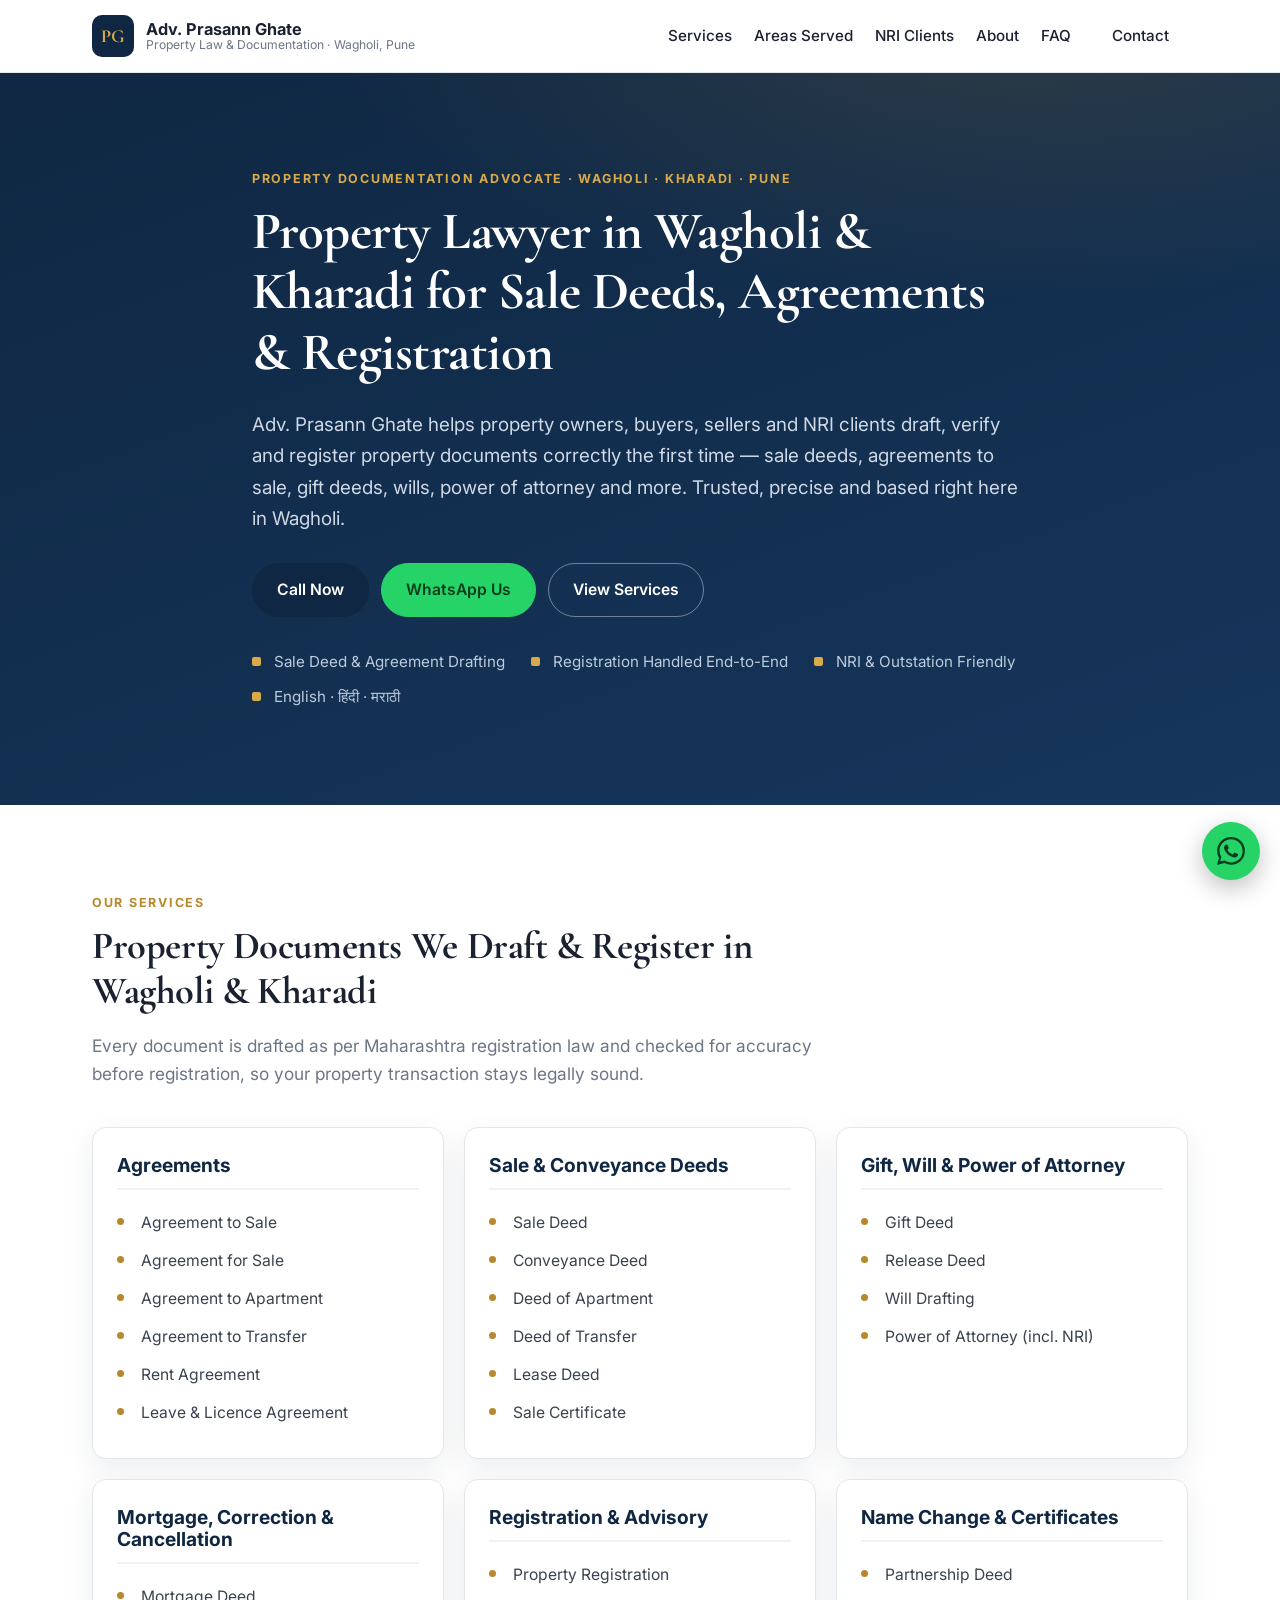
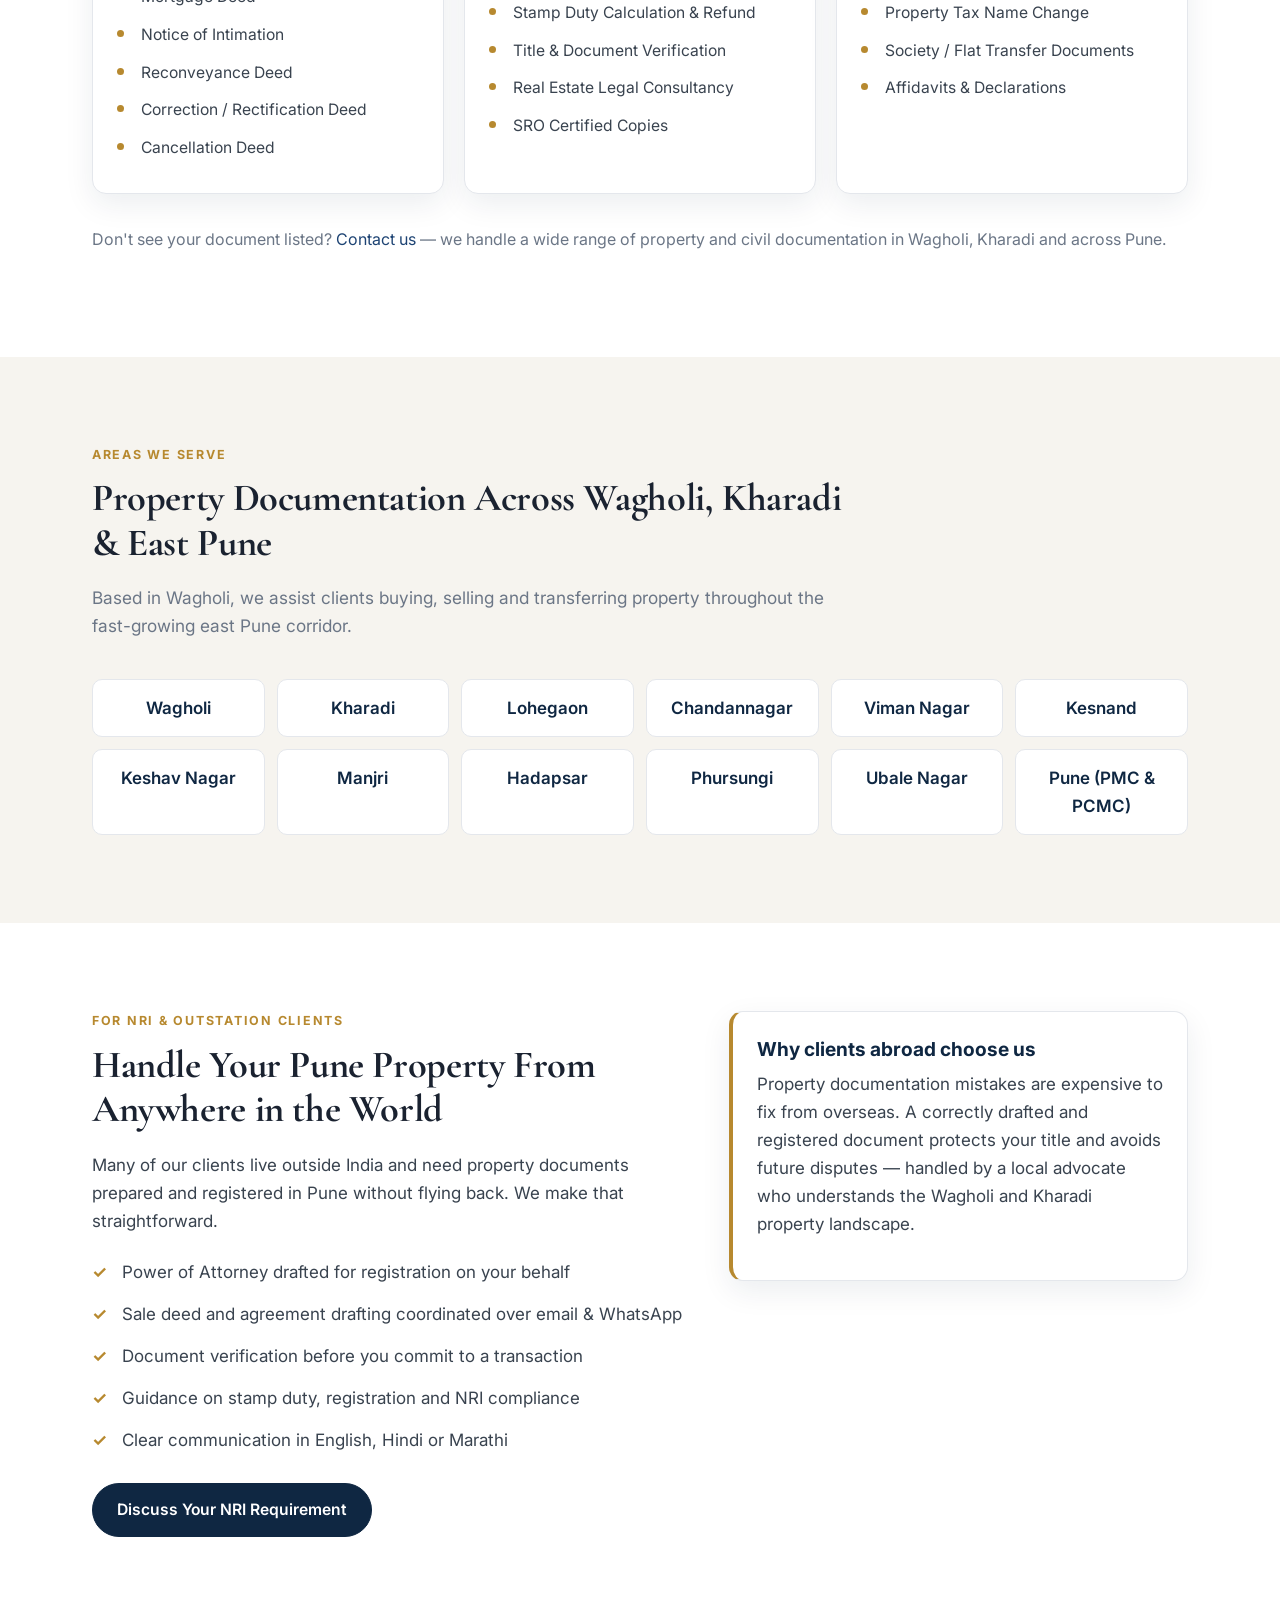
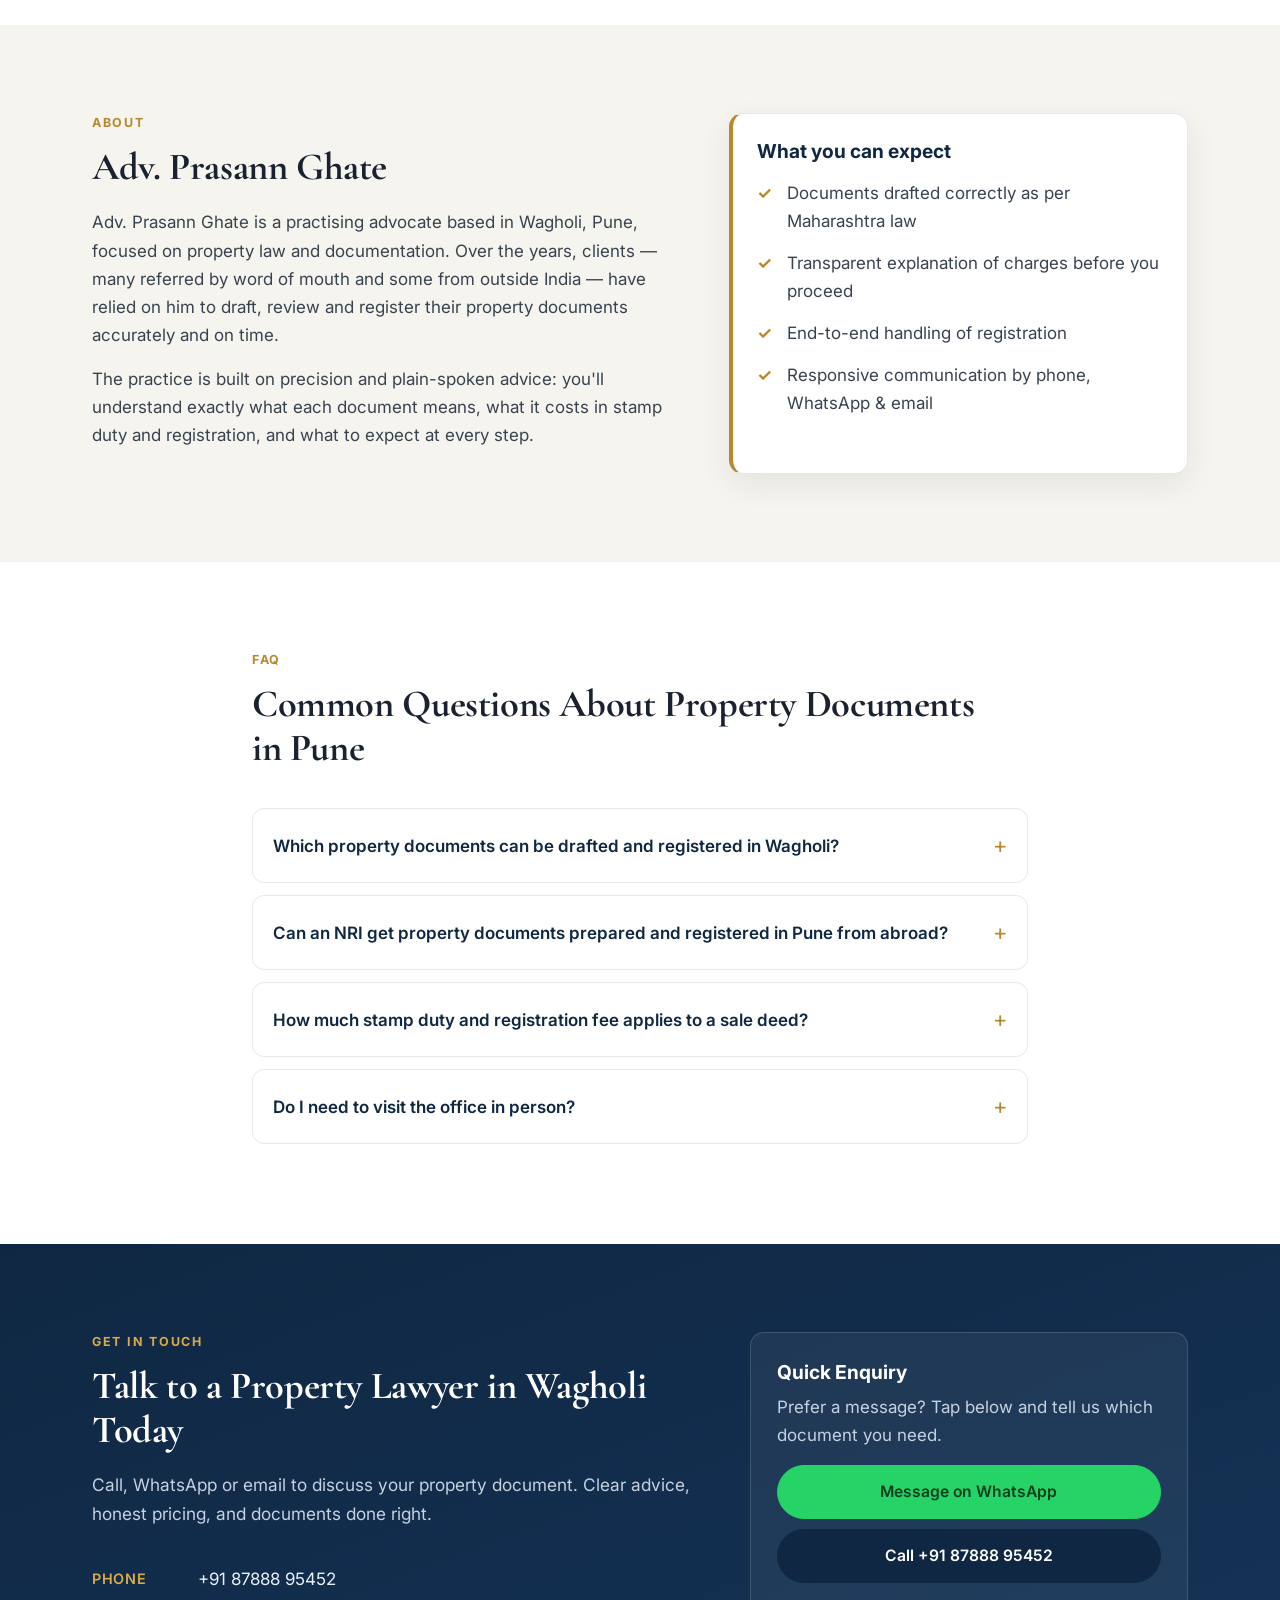
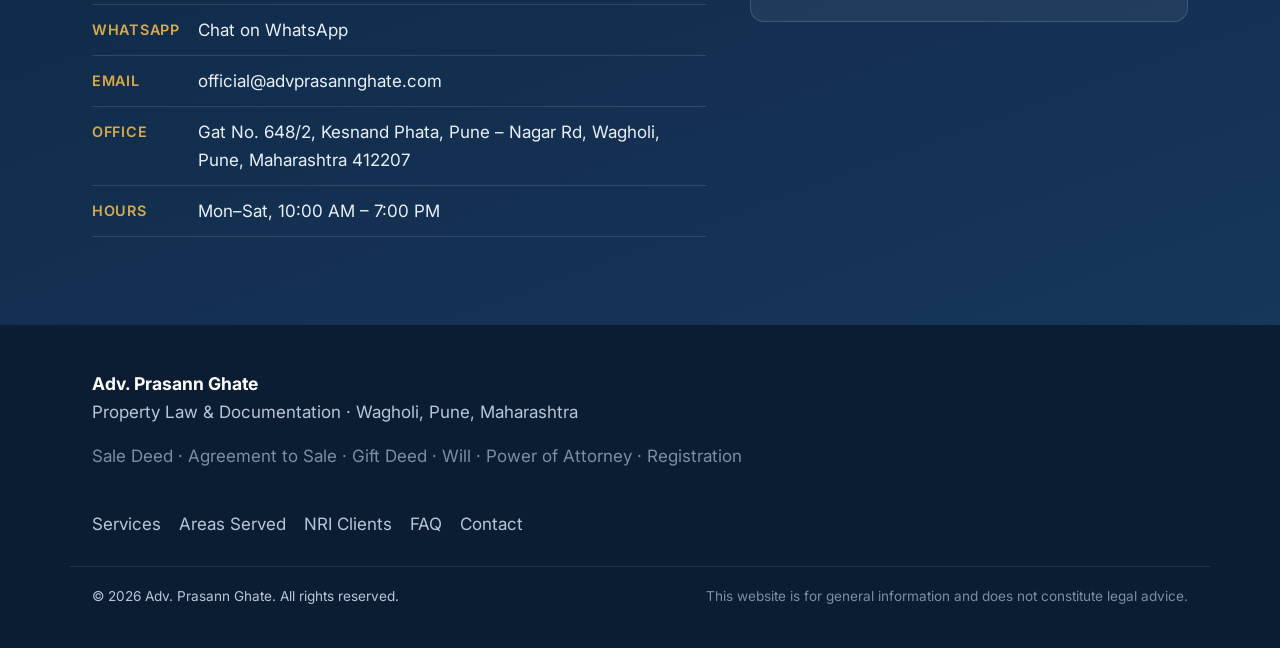
<file: index.html>
<!DOCTYPE html>
<html lang="en">
<head>
  <meta charset="UTF-8" />
  <meta name="viewport" content="width=device-width, initial-scale=1.0" />

  <!-- Primary SEO -->
  <title>Property Lawyer in Wagholi &amp; Kharadi, Pune | Sale Deed, Agreement &amp; Documentation — Adv. Prasann Ghate</title>
  <meta name="description" content="Adv. Prasann Ghate — experienced property documentation lawyer in Wagholi, Pune. Sale deed, agreement to sale, gift deed, will, power of attorney, rent agreement and registration for local and NRI clients across Wagholi, Kharadi &amp; Pune." />
  <meta name="keywords" content="property lawyer Wagholi, property lawyer Kharadi, sale deed Wagholi, agreement to sale Pune, property documentation Wagholi, NRI property lawyer Pune, gift deed, power of attorney, will drafting, rent agreement Wagholi, advocate Wagholi Pune" />
  <meta name="author" content="Adv. Prasann Ghate" />
  <meta name="robots" content="index, follow, max-image-preview:large" />
  <link rel="canonical" href="https://www.advprasannghate.com/" />

  <!-- Geo targeting -->
  <meta name="geo.region" content="IN-MH" />
  <meta name="geo.placename" content="Wagholi, Pune, Maharashtra" />
  <meta name="geo.position" content="18.582730111289205;73.98940249579655" />
  <meta name="ICBM" content="18.582730111289205, 73.98940249579655" />

  <!-- Open Graph -->
  <meta property="og:type" content="website" />
  <meta property="og:site_name" content="Adv. Prasann Ghate — Property Law &amp; Documentation" />
  <meta property="og:title" content="Property Lawyer in Wagholi &amp; Kharadi, Pune — Adv. Prasann Ghate" />
  <meta property="og:description" content="Sale deed, agreements, gift deed, will, power of attorney and property registration. Trusted documentation for local and NRI clients across Wagholi, Kharadi &amp; Pune." />
  <meta property="og:url" content="https://www.advprasannghate.com/" />
  <meta property="og:locale" content="en_IN" />
  <meta property="og:image" content="https://www.advprasannghate.com/assets/og-image.jpg" />

  <!-- Twitter -->
  <meta name="twitter:card" content="summary_large_image" />
  <meta name="twitter:title" content="Property Lawyer in Wagholi &amp; Kharadi, Pune — Adv. Prasann Ghate" />
  <meta name="twitter:description" content="Sale deed, agreements, gift deed, will, power of attorney and property registration for local and NRI clients." />
  <meta name="twitter:image" content="https://www.advprasannghate.com/assets/og-image.jpg" />

  <link rel="icon" href="/favicon.svg" type="image/svg+xml" />
  <link rel="apple-touch-icon" href="/assets/apple-touch-icon.png" />
  <link rel="manifest" href="/site.webmanifest" />

  <!-- Fonts -->
  <link rel="preconnect" href="https://fonts.googleapis.com" />
  <link rel="preconnect" href="https://fonts.gstatic.com" crossorigin />
  <link href="https://fonts.googleapis.com/css2?family=Cormorant+Garamond:wght@500;600;700&family=Inter:wght@400;500;600;700&display=swap" rel="stylesheet" />

  <link rel="stylesheet" href="/styles.css" />

  <!-- Structured data: LegalService + Attorney (local SEO + AI discovery) -->
  <script type="application/ld+json">
  {
    "@context": "https://schema.org",
    "@type": ["LegalService", "Attorney"],
    "@id": "https://www.advprasannghate.com/#business",
    "name": "Adv. Prasann Ghate — Property Law & Documentation",
    "description": "Property documentation and legal drafting services in Wagholi, Pune — sale deed, agreement to sale, gift deed, will, power of attorney, rent agreement and property registration for local and NRI clients.",
    "url": "https://www.advprasannghate.com/",
    "image": "https://www.advprasannghate.com/assets/og-image.jpg",
    "telephone": "+91-8788895452",
    "email": "official@advprasannghate.com",
    "priceRange": "₹₹",
    "founder": {
      "@type": "Person",
      "name": "Adv. Prasann Ghate",
      "jobTitle": "Advocate",
      "knowsLanguage": ["en", "hi", "mr"]
    },
    "address": {
      "@type": "PostalAddress",
      "streetAddress": "Gat No. 648/2, Kesnand Phata, Pune - Nagar Rd",
      "addressLocality": "Wagholi, Pune",
      "addressRegion": "Maharashtra",
      "postalCode": "412207",
      "addressCountry": "IN"
    },
    "geo": {
      "@type": "GeoCoordinates",
      "latitude": "18.582730111289205",
      "longitude": "73.98940249579655"
    },
    "areaServed": [
      { "@type": "Place", "name": "Wagholi, Pune" },
      { "@type": "Place", "name": "Kharadi, Pune" },
      { "@type": "Place", "name": "Lohegaon, Pune" },
      { "@type": "Place", "name": "Chandannagar, Pune" },
      { "@type": "Place", "name": "Viman Nagar, Pune" },
      { "@type": "Place", "name": "Kesnand, Pune" },
      { "@type": "Place", "name": "Pune, Maharashtra" }
    ],
    "openingHoursSpecification": [{
      "@type": "OpeningHoursSpecification",
      "dayOfWeek": ["Monday", "Tuesday", "Wednesday", "Thursday", "Friday", "Saturday"],
      "opens": "10:00",
      "closes": "19:00"
    }],
    "knowsAbout": [
      "Sale Deed", "Agreement to Sale", "Gift Deed", "Will Drafting",
      "Power of Attorney", "Rent Agreement", "Leave and Licence Agreement",
      "Property Registration", "NRI Property Documentation", "Stamp Duty"
    ],
    "sameAs": []
  }
  </script>

  <!-- Structured data: FAQPage (targets question-style searches & AI answers) -->
  <script type="application/ld+json">
  {
    "@context": "https://schema.org",
    "@type": "FAQPage",
    "mainEntity": [
      {
        "@type": "Question",
        "name": "Which property documents can be drafted and registered in Wagholi?",
        "acceptedAnswer": {
          "@type": "Answer",
          "text": "We draft and assist with registration of sale deeds, agreement to sale, gift deeds, release deeds, wills, power of attorney, rent and leave-and-licence agreements, and other property documents under Maharashtra registration law, for clients in Wagholi, Kharadi and across Pune."
        }
      },
      {
        "@type": "Question",
        "name": "Can an NRI get property documents prepared and registered in Pune from abroad?",
        "acceptedAnswer": {
          "@type": "Answer",
          "text": "Yes. We regularly assist NRI clients with property documentation in Pune, including power of attorney for registration, sale deed drafting and remote coordination so documents can be executed and registered without the client needing to travel."
        }
      },
      {
        "@type": "Question",
        "name": "How much stamp duty and registration fee applies to a sale deed in Maharashtra?",
        "acceptedAnswer": {
          "@type": "Answer",
          "text": "Stamp duty and registration charges depend on the property value, type of document and location within Maharashtra. We calculate the exact stamp duty and registration fee for your document and handle the payment and registration process for you."
        }
      },
      {
        "@type": "Question",
        "name": "How do I contact a property lawyer in Wagholi?",
        "acceptedAnswer": {
          "@type": "Answer",
          "text": "You can call or WhatsApp Adv. Prasann Ghate directly, or email official@advprasannghate.com to discuss your property document. The office is located in Wagholi, Pune, and serves clients across Wagholi, Kharadi and the wider Pune region."
        }
      }
    ]
  }
  </script>
</head>
<body>
  <a class="skip-link" href="#main">Skip to content</a>

  <header class="site-header" id="top">
    <div class="container header-inner">
      <a class="brand" href="/">
        <span class="brand-mark">PG</span>
        <span class="brand-text">
          <strong>Adv. Prasann Ghate</strong>
          <small>Property Law &amp; Documentation · Wagholi, Pune</small>
        </span>
      </a>
      <nav class="site-nav" aria-label="Primary">
        <a href="#services">Services</a>
        <a href="#areas">Areas Served</a>
        <a href="#nri">NRI Clients</a>
        <a href="#about">About</a>
        <a href="#faq">FAQ</a>
        <a class="btn btn-sm" href="#contact">Contact</a>
      </nav>
    </div>
  </header>

  <main id="main">
    <!-- HERO -->
    <section class="hero">
      <div class="container hero-inner">
        <p class="eyebrow">Property Documentation Advocate · Wagholi · Kharadi · Pune</p>
        <h1>Property Lawyer in Wagholi &amp; Kharadi for Sale Deeds, Agreements &amp; Registration</h1>
        <p class="lede">
          Adv. Prasann Ghate helps property owners, buyers, sellers and NRI clients
          draft, verify and register property documents correctly the first time —
          sale deeds, agreements to sale, gift deeds, wills, power of attorney and more.
          Trusted, precise and based right here in Wagholi.
        </p>
        <div class="hero-cta">
          <a class="btn btn-primary" href="tel:+918788895452">Call Now</a>
          <a class="btn btn-whatsapp" href="https://wa.me/918788895452?text=Hello%2C%20I%20need%20help%20with%20a%20property%20document." rel="nofollow noopener" target="_blank">WhatsApp Us</a>
          <a class="btn btn-ghost" href="#services">View Services</a>
        </div>
        <ul class="hero-trust">
          <li>Sale Deed &amp; Agreement Drafting</li>
          <li>Registration Handled End-to-End</li>
          <li>NRI &amp; Outstation Friendly</li>
          <li>English · हिंदी · मराठी</li>
        </ul>
      </div>
    </section>

    <!-- SERVICES -->
    <section class="section" id="services">
      <div class="container">
        <header class="section-head">
          <p class="eyebrow">Our Services</p>
          <h2>Property Documents We Draft &amp; Register in Wagholi &amp; Kharadi</h2>
          <p class="section-sub">
            Every document is drafted as per Maharashtra registration law and checked for accuracy
            before registration, so your property transaction stays legally sound.
          </p>
        </header>

        <div class="service-groups">
          <article class="service-card">
            <h3>Agreements</h3>
            <ul>
              <li>Agreement to Sale</li>
              <li>Agreement for Sale</li>
              <li>Agreement to Apartment</li>
              <li>Agreement to Transfer</li>
              <li>Rent Agreement</li>
              <li>Leave &amp; Licence Agreement</li>
            </ul>
          </article>

          <article class="service-card">
            <h3>Sale &amp; Conveyance Deeds</h3>
            <ul>
              <li>Sale Deed</li>
              <li>Conveyance Deed</li>
              <li>Deed of Apartment</li>
              <li>Deed of Transfer</li>
              <li>Lease Deed</li>
              <li>Sale Certificate</li>
            </ul>
          </article>

          <article class="service-card">
            <h3>Gift, Will &amp; Power of Attorney</h3>
            <ul>
              <li>Gift Deed</li>
              <li>Release Deed</li>
              <li>Will Drafting</li>
              <li>Power of Attorney (incl. NRI)</li>
            </ul>
          </article>

          <article class="service-card">
            <h3>Mortgage, Correction &amp; Cancellation</h3>
            <ul>
              <li>Mortgage Deed</li>
              <li>Notice of Intimation</li>
              <li>Reconveyance Deed</li>
              <li>Correction / Rectification Deed</li>
              <li>Cancellation Deed</li>
            </ul>
          </article>

          <article class="service-card">
            <h3>Registration &amp; Advisory</h3>
            <ul>
              <li>Property Registration</li>
              <li>Stamp Duty Calculation &amp; Refund</li>
              <li>Title &amp; Document Verification</li>
              <li>Real Estate Legal Consultancy</li>
              <li>SRO Certified Copies</li>
            </ul>
          </article>

          <article class="service-card">
            <h3>Name Change &amp; Certificates</h3>
            <ul>
              <li>Partnership Deed</li>
              <li>Property Tax Name Change</li>
              <li>Society / Flat Transfer Documents</li>
              <li>Affidavits &amp; Declarations</li>
            </ul>
          </article>
        </div>

        <p class="section-note">
          Don't see your document listed? <a href="#contact">Contact us</a> — we handle a wide
          range of property and civil documentation in Wagholi, Kharadi and across Pune.
        </p>
      </div>
    </section>

    <!-- AREAS SERVED -->
    <section class="section section-alt" id="areas">
      <div class="container">
        <header class="section-head">
          <p class="eyebrow">Areas We Serve</p>
          <h2>Property Documentation Across Wagholi, Kharadi &amp; East Pune</h2>
          <p class="section-sub">
            Based in Wagholi, we assist clients buying, selling and transferring property throughout
            the fast-growing east Pune corridor.
          </p>
        </header>
        <ul class="area-grid">
          <li>Wagholi</li>
          <li>Kharadi</li>
          <li>Lohegaon</li>
          <li>Chandannagar</li>
          <li>Viman Nagar</li>
          <li>Kesnand</li>
          <li>Keshav Nagar</li>
          <li>Manjri</li>
          <li>Hadapsar</li>
          <li>Phursungi</li>
          <li>Ubale Nagar</li>
          <li>Pune (PMC &amp; PCMC)</li>
        </ul>
      </div>
    </section>

    <!-- NRI -->
    <section class="section" id="nri">
      <div class="container two-col">
        <div>
          <p class="eyebrow">For NRI &amp; Outstation Clients</p>
          <h2>Handle Your Pune Property From Anywhere in the World</h2>
          <p>
            Many of our clients live outside India and need property documents prepared and
            registered in Pune without flying back. We make that straightforward.
          </p>
          <ul class="check-list">
            <li>Power of Attorney drafted for registration on your behalf</li>
            <li>Sale deed and agreement drafting coordinated over email &amp; WhatsApp</li>
            <li>Document verification before you commit to a transaction</li>
            <li>Guidance on stamp duty, registration and NRI compliance</li>
            <li>Clear communication in English, Hindi or Marathi</li>
          </ul>
          <a class="btn btn-primary" href="#contact">Discuss Your NRI Requirement</a>
        </div>
        <div class="callout">
          <h3>Why clients abroad choose us</h3>
          <p>
            Property documentation mistakes are expensive to fix from overseas. A correctly drafted
            and registered document protects your title and avoids future disputes — handled by a
            local advocate who understands the Wagholi and Kharadi property landscape.
          </p>
        </div>
      </div>
    </section>

    <!-- ABOUT -->
    <section class="section section-alt" id="about">
      <div class="container two-col">
        <div>
          <p class="eyebrow">About</p>
          <h2>Adv. Prasann Ghate</h2>
          <p>
            Adv. Prasann Ghate is a practising advocate based in Wagholi, Pune, focused on property
            law and documentation. Over the years, clients — many referred by word of mouth and some
            from outside India — have relied on him to draft, review and register their property
            documents accurately and on time.
          </p>
          <p>
            The practice is built on precision and plain-spoken advice: you'll understand exactly
            what each document means, what it costs in stamp duty and registration, and what to
            expect at every step.
          </p>
        </div>
        <div class="callout">
          <h3>What you can expect</h3>
          <ul class="check-list">
            <li>Documents drafted correctly as per Maharashtra law</li>
            <li>Transparent explanation of charges before you proceed</li>
            <li>End-to-end handling of registration</li>
            <li>Responsive communication by phone, WhatsApp &amp; email</li>
          </ul>
        </div>
      </div>
    </section>

    <!-- FAQ -->
    <section class="section" id="faq">
      <div class="container narrow">
        <header class="section-head">
          <p class="eyebrow">FAQ</p>
          <h2>Common Questions About Property Documents in Pune</h2>
        </header>
        <div class="faq">
          <details>
            <summary>Which property documents can be drafted and registered in Wagholi?</summary>
            <p>Sale deeds, agreement to sale, gift deeds, release deeds, wills, power of attorney,
              rent and leave-and-licence agreements, and other property documents under Maharashtra
              registration law — for clients in Wagholi, Kharadi and across Pune.</p>
          </details>
          <details>
            <summary>Can an NRI get property documents prepared and registered in Pune from abroad?</summary>
            <p>Yes. We regularly assist NRI clients, including drafting a power of attorney for
              registration, so documents can be executed and registered without you needing to travel.</p>
          </details>
          <details>
            <summary>How much stamp duty and registration fee applies to a sale deed?</summary>
            <p>It depends on the property value, document type and location within Maharashtra. We
              calculate the exact stamp duty and registration fee for your document and handle payment
              and registration for you.</p>
          </details>
          <details>
            <summary>Do I need to visit the office in person?</summary>
            <p>For most documents an initial discussion can happen over call or WhatsApp. Registration
              requires presence as per law — but for NRI and outstation clients we arrange this through
              a power of attorney where permitted.</p>
          </details>
        </div>
      </div>
    </section>

    <!-- CONTACT -->
    <section class="section section-dark" id="contact">
      <div class="container contact-inner">
        <div>
          <p class="eyebrow light">Get in Touch</p>
          <h2>Talk to a Property Lawyer in Wagholi Today</h2>
          <p class="section-sub light">
            Call, WhatsApp or email to discuss your property document. Clear advice, honest pricing,
            and documents done right.
          </p>
          <ul class="contact-list">
            <li><span>Phone</span><a href="tel:+918788895452">+91 87888 95452</a></li>
            <li><span>WhatsApp</span><a href="https://wa.me/918788895452" rel="nofollow noopener" target="_blank">Chat on WhatsApp</a></li>
            <li><span>Email</span><a href="mailto:official@advprasannghate.com">official@advprasannghate.com</a></li>
            <li><span>Office</span><span>Gat No. 648/2, Kesnand Phata, Pune – Nagar Rd, Wagholi, Pune, Maharashtra 412207</span></li>
            <li><span>Hours</span><span>Mon–Sat, 10:00 AM – 7:00 PM</span></li>
          </ul>
        </div>
        <div class="contact-cta-box">
          <h3>Quick Enquiry</h3>
          <p>Prefer a message? Tap below and tell us which document you need.</p>
          <a class="btn btn-whatsapp btn-block" href="https://wa.me/918788895452?text=Hello%2C%20I%20need%20help%20with%20a%20property%20document." rel="nofollow noopener" target="_blank">Message on WhatsApp</a>
          <a class="btn btn-primary btn-block" href="tel:+918788895452">Call +91 87888 95452</a>
        </div>
      </div>
    </section>
  </main>

  <footer class="site-footer">
    <div class="container footer-inner">
      <div>
        <strong>Adv. Prasann Ghate</strong>
        <p>Property Law &amp; Documentation · Wagholi, Pune, Maharashtra</p>
        <p class="muted">Sale Deed · Agreement to Sale · Gift Deed · Will · Power of Attorney · Registration</p>
      </div>
      <div class="footer-links">
        <a href="#services">Services</a>
        <a href="#areas">Areas Served</a>
        <a href="#nri">NRI Clients</a>
        <a href="#faq">FAQ</a>
        <a href="#contact">Contact</a>
      </div>
    </div>
    <div class="container footer-base">
      <p>© <span id="year">2026</span> Adv. Prasann Ghate. All rights reserved.</p>
      <p class="muted">This website is for general information and does not constitute legal advice.</p>
    </div>
  </footer>

  <!-- Floating WhatsApp -->
  <a class="fab-whatsapp" href="https://wa.me/918788895452?text=Hello%2C%20I%20need%20help%20with%20a%20property%20document." rel="nofollow noopener" target="_blank" aria-label="Chat on WhatsApp">
    <svg viewBox="0 0 24 24" width="28" height="28" aria-hidden="true" fill="currentColor"><path d="M.057 24l1.687-6.163a11.867 11.867 0 01-1.587-5.945C.16 5.335 5.495 0 12.05 0a11.82 11.82 0 018.413 3.488 11.82 11.82 0 013.48 8.414c-.003 6.557-5.338 11.892-11.893 11.892a11.9 11.9 0 01-5.688-1.448L.057 24zm6.597-3.807c1.676.995 3.276 1.591 5.392 1.592 5.448 0 9.886-4.434 9.889-9.885.002-5.462-4.415-9.89-9.881-9.892-5.452 0-9.887 4.434-9.889 9.884a9.82 9.82 0 001.516 5.26l-.999 3.648 3.972-.607zm11.387-5.464c-.074-.124-.272-.198-.57-.347-.297-.149-1.758-.868-2.031-.967-.272-.099-.47-.149-.669.149-.198.297-.768.967-.941 1.165-.173.198-.347.223-.644.074-.297-.149-1.255-.462-2.39-1.475-.883-.788-1.48-1.761-1.653-2.059-.173-.297-.018-.458.13-.606.134-.133.297-.347.446-.52.149-.174.198-.298.298-.497.099-.198.05-.371-.025-.52-.074-.149-.669-1.612-.916-2.207-.242-.579-.487-.5-.669-.51l-.57-.01c-.198 0-.52.074-.792.372-.272.297-1.04 1.016-1.04 2.479 0 1.462 1.065 2.875 1.213 3.074.149.198 2.096 3.2 5.077 4.487.709.306 1.263.489 1.694.626.712.226 1.36.194 1.872.118.571-.085 1.758-.719 2.006-1.413.248-.695.248-1.29.173-1.414z"/></svg>
  </a>

  <script>
    document.getElementById('year').textContent = new Date().getFullYear();
  </script>
</body>
</html>
</file>
<file: styles.css>
:root {
  --navy: #0f2742;
  --navy-800: #16365c;
  --navy-700: #1d4373;
  --gold: #b7892f;
  --gold-light: #d8aa4a;
  --ink: #1a2230;
  --body: #39434f;
  --muted: #6b7686;
  --line: #e4e7ec;
  --bg: #ffffff;
  --bg-alt: #f6f4ef;
  --bg-tint: #eef2f7;
  --radius: 14px;
  --shadow: 0 10px 30px rgba(15, 39, 66, 0.08);
  --max: 1140px;
  --serif: "Cormorant Garamond", Georgia, serif;
  --sans: "Inter", system-ui, -apple-system, "Segoe UI", Roboto, sans-serif;
}

* { box-sizing: border-box; }

html { scroll-behavior: smooth; }

body {
  margin: 0;
  font-family: var(--sans);
  color: var(--body);
  background: var(--bg);
  line-height: 1.65;
  font-size: 17px;
  -webkit-font-smoothing: antialiased;
}

h1, h2, h3 { color: var(--ink); line-height: 1.15; margin: 0 0 .5em; }
h1 { font-family: var(--serif); font-weight: 700; font-size: clamp(2rem, 4.2vw, 3.3rem); letter-spacing: -0.01em; }
h2 { font-family: var(--serif); font-weight: 700; font-size: clamp(1.7rem, 3vw, 2.5rem); letter-spacing: -0.01em; }
h3 { font-size: 1.2rem; font-weight: 700; color: var(--navy); }
p { margin: 0 0 1rem; }
a { color: var(--navy-700); text-decoration: none; }
a:hover { color: var(--gold); }

.container { width: 100%; max-width: var(--max); margin: 0 auto; padding: 0 22px; }
.narrow { max-width: 820px; }

.skip-link {
  position: absolute; left: -999px; top: 0; background: var(--navy); color: #fff;
  padding: 10px 16px; z-index: 200;
}
.skip-link:focus { left: 10px; top: 10px; }

/* Buttons */
.btn {
  display: inline-flex; align-items: center; justify-content: center; gap: .5rem;
  font-family: var(--sans); font-weight: 600; font-size: .98rem;
  padding: 13px 24px; border-radius: 999px; border: 1.5px solid transparent;
  cursor: pointer; transition: transform .15s ease, box-shadow .15s ease, background .15s ease;
  white-space: nowrap;
}
.btn:hover { transform: translateY(-1px); }
.btn-sm { padding: 9px 18px; font-size: .9rem; }
.btn-primary { background: var(--navy); color: #fff; border-color: var(--navy); }
.btn-primary:hover { background: var(--navy-800); color: #fff; box-shadow: var(--shadow); }
.btn-whatsapp { background: #25d366; color: #063d1e; border-color: #25d366; }
.btn-whatsapp:hover { background: #1fbe5b; color: #063d1e; }
.btn-ghost { background: transparent; color: var(--navy); border-color: rgba(15,39,66,.25); }
.btn-ghost:hover { border-color: var(--gold); color: var(--gold); }
.btn-block { display: flex; width: 100%; margin-bottom: 10px; }

.eyebrow {
  text-transform: uppercase; letter-spacing: .14em; font-size: .78rem;
  font-weight: 700; color: var(--gold); margin: 0 0 .7rem;
}
.eyebrow.light { color: var(--gold-light); }

/* Header */
.site-header {
  position: sticky; top: 0; z-index: 100;
  background: rgba(255,255,255,.92); backdrop-filter: blur(8px);
  border-bottom: 1px solid var(--line);
}
.header-inner { display: flex; align-items: center; justify-content: space-between; min-height: 72px; gap: 16px; }
.brand { display: flex; align-items: center; gap: 12px; color: var(--ink); }
.brand-mark {
  width: 42px; height: 42px; border-radius: 10px; flex: none;
  display: grid; place-items: center; font-family: var(--serif); font-weight: 700;
  background: var(--navy); color: var(--gold-light); font-size: 1.15rem; letter-spacing: .03em;
}
.brand-text { display: flex; flex-direction: column; line-height: 1.15; }
.brand-text strong { font-size: 1.02rem; color: var(--ink); }
.brand-text small { color: var(--muted); font-size: .76rem; }
.site-nav { display: flex; align-items: center; gap: 22px; }
.site-nav a { color: var(--ink); font-weight: 500; font-size: .95rem; }
.site-nav a:hover { color: var(--gold); }

/* Hero */
.hero {
  background:
    radial-gradient(1200px 500px at 80% -10%, rgba(183,137,47,.18), transparent 60%),
    linear-gradient(160deg, var(--navy) 0%, var(--navy-800) 100%);
  color: #e9eef5; padding: clamp(56px, 8vw, 96px) 0;
}
.hero-inner { max-width: 820px; }
.hero h1 { color: #fff; }
.hero .eyebrow { color: var(--gold-light); }
.lede { font-size: 1.18rem; color: #cfd9e6; margin-bottom: 1.8rem; }
.hero-cta { display: flex; flex-wrap: wrap; gap: 12px; margin-bottom: 2rem; }
.hero-cta .btn-ghost { color: #fff; border-color: rgba(255,255,255,.4); }
.hero-cta .btn-ghost:hover { border-color: var(--gold-light); color: var(--gold-light); }
.hero-trust {
  list-style: none; margin: 0; padding: 0; display: flex; flex-wrap: wrap; gap: 10px 26px;
}
.hero-trust li { position: relative; padding-left: 22px; color: #bccbdd; font-size: .95rem; }
.hero-trust li::before {
  content: ""; position: absolute; left: 0; top: .55em; width: 9px; height: 9px;
  border-radius: 2px; background: var(--gold-light);
}

/* Sections */
.section { padding: clamp(54px, 7vw, 88px) 0; }
.section-alt { background: var(--bg-alt); }
.section-dark { background: linear-gradient(160deg, var(--navy) 0%, var(--navy-800) 100%); color: #e9eef5; }
.section-head { max-width: 760px; margin-bottom: 2.4rem; }
.section-sub { font-size: 1.08rem; color: var(--muted); }
.section-sub.light { color: #c6d2e0; }
.section-dark h2 { color: #fff; }
.section-note { margin-top: 2rem; color: var(--muted); font-size: 1rem; }

/* Services */
.service-groups {
  display: grid; grid-template-columns: repeat(auto-fit, minmax(280px, 1fr)); gap: 20px;
}
.service-card {
  background: var(--bg); border: 1px solid var(--line); border-radius: var(--radius);
  padding: 26px 24px; box-shadow: var(--shadow); transition: transform .18s ease, border-color .18s ease;
}
.service-card:hover { transform: translateY(-3px); border-color: var(--gold-light); }
.service-card h3 {
  padding-bottom: 12px; margin-bottom: 14px; border-bottom: 2px solid var(--bg-tint);
}
.service-card ul { list-style: none; margin: 0; padding: 0; }
.service-card li { position: relative; padding: 6px 0 6px 24px; color: var(--body); font-size: .98rem; }
.service-card li::before {
  content: ""; position: absolute; left: 0; top: 14px; width: 7px; height: 7px;
  border-radius: 50%; background: var(--gold);
}

/* Areas */
.area-grid {
  list-style: none; margin: 0; padding: 0;
  display: grid; grid-template-columns: repeat(auto-fit, minmax(150px, 1fr)); gap: 12px;
}
.area-grid li {
  background: #fff; border: 1px solid var(--line); border-radius: 10px;
  padding: 14px 16px; font-weight: 600; color: var(--navy); text-align: center;
}

/* Two column */
.two-col { display: grid; grid-template-columns: 1.3fr 1fr; gap: 40px; align-items: start; }
.callout {
  background: #fff; border: 1px solid var(--line); border-left: 4px solid var(--gold);
  border-radius: var(--radius); padding: 26px 24px; box-shadow: var(--shadow);
}
.section-alt .callout { background: #fff; }

.check-list { list-style: none; margin: 0 0 1.4rem; padding: 0; }
.check-list li { position: relative; padding: 7px 0 7px 30px; }
.check-list li::before {
  content: "✓"; position: absolute; left: 0; top: 7px; color: var(--gold);
  font-weight: 700;
}

/* FAQ */
.faq details {
  background: #fff; border: 1px solid var(--line); border-radius: 12px;
  padding: 4px 20px; margin-bottom: 12px;
}
.faq summary {
  cursor: pointer; font-weight: 600; color: var(--navy); padding: 14px 0; list-style: none;
  display: flex; justify-content: space-between; align-items: center; gap: 12px;
}
.faq summary::-webkit-details-marker { display: none; }
.faq summary::after { content: "+"; color: var(--gold); font-size: 1.4rem; font-weight: 400; }
.faq details[open] summary::after { content: "–"; }
.faq details p { padding-bottom: 16px; margin: 0; color: var(--body); }

/* Contact */
.contact-inner { display: grid; grid-template-columns: 1.4fr 1fr; gap: 44px; align-items: start; }
.contact-list { list-style: none; margin: 1.6rem 0 0; padding: 0; }
.contact-list li {
  display: flex; gap: 14px; padding: 11px 0; border-bottom: 1px solid rgba(255,255,255,.12);
}
.contact-list li span:first-child {
  flex: none; width: 92px; color: var(--gold-light); font-weight: 600; font-size: .9rem;
  text-transform: uppercase; letter-spacing: .05em; padding-top: 2px;
}
.contact-list a, .contact-list li span:last-child { color: #eaf0f7; }
.contact-list a:hover { color: var(--gold-light); }
.contact-cta-box {
  background: rgba(255,255,255,.06); border: 1px solid rgba(255,255,255,.14);
  border-radius: var(--radius); padding: 28px 26px;
}
.contact-cta-box h3 { color: #fff; }
.contact-cta-box p { color: #c6d2e0; }

/* Footer */
.site-footer { background: #0b1d33; color: #b9c6d6; padding: 44px 0 24px; }
.footer-inner { display: flex; justify-content: space-between; flex-wrap: wrap; gap: 24px; }
.site-footer strong { color: #fff; font-size: 1.1rem; }
.footer-links { display: flex; flex-wrap: wrap; gap: 18px; align-items: flex-start; }
.footer-links a { color: #b9c6d6; }
.footer-links a:hover { color: var(--gold-light); }
.footer-base {
  display: flex; justify-content: space-between; flex-wrap: wrap; gap: 10px;
  margin-top: 28px; padding-top: 18px; border-top: 1px solid rgba(255,255,255,.1);
  font-size: .85rem;
}
.muted { color: var(--muted); }
.site-footer .muted { color: #7d8ea1; }

/* Floating WhatsApp */
.fab-whatsapp {
  position: fixed; right: 20px; bottom: 20px; z-index: 120;
  width: 58px; height: 58px; border-radius: 50%; background: #25d366; color: #063d1e;
  display: grid; place-items: center; box-shadow: 0 8px 24px rgba(0,0,0,.25);
  transition: transform .15s ease;
}
.fab-whatsapp:hover { transform: scale(1.06); color: #063d1e; }

/* Responsive */
@media (max-width: 860px) {
  .two-col, .contact-inner { grid-template-columns: 1fr; }
  .site-nav { gap: 14px; }
  .site-nav a:not(.btn) { display: none; }
}
@media (max-width: 560px) {
  body { font-size: 16px; }
  .brand-text small { display: none; }
  .hero-cta .btn { flex: 1 1 auto; }
}
</file>
